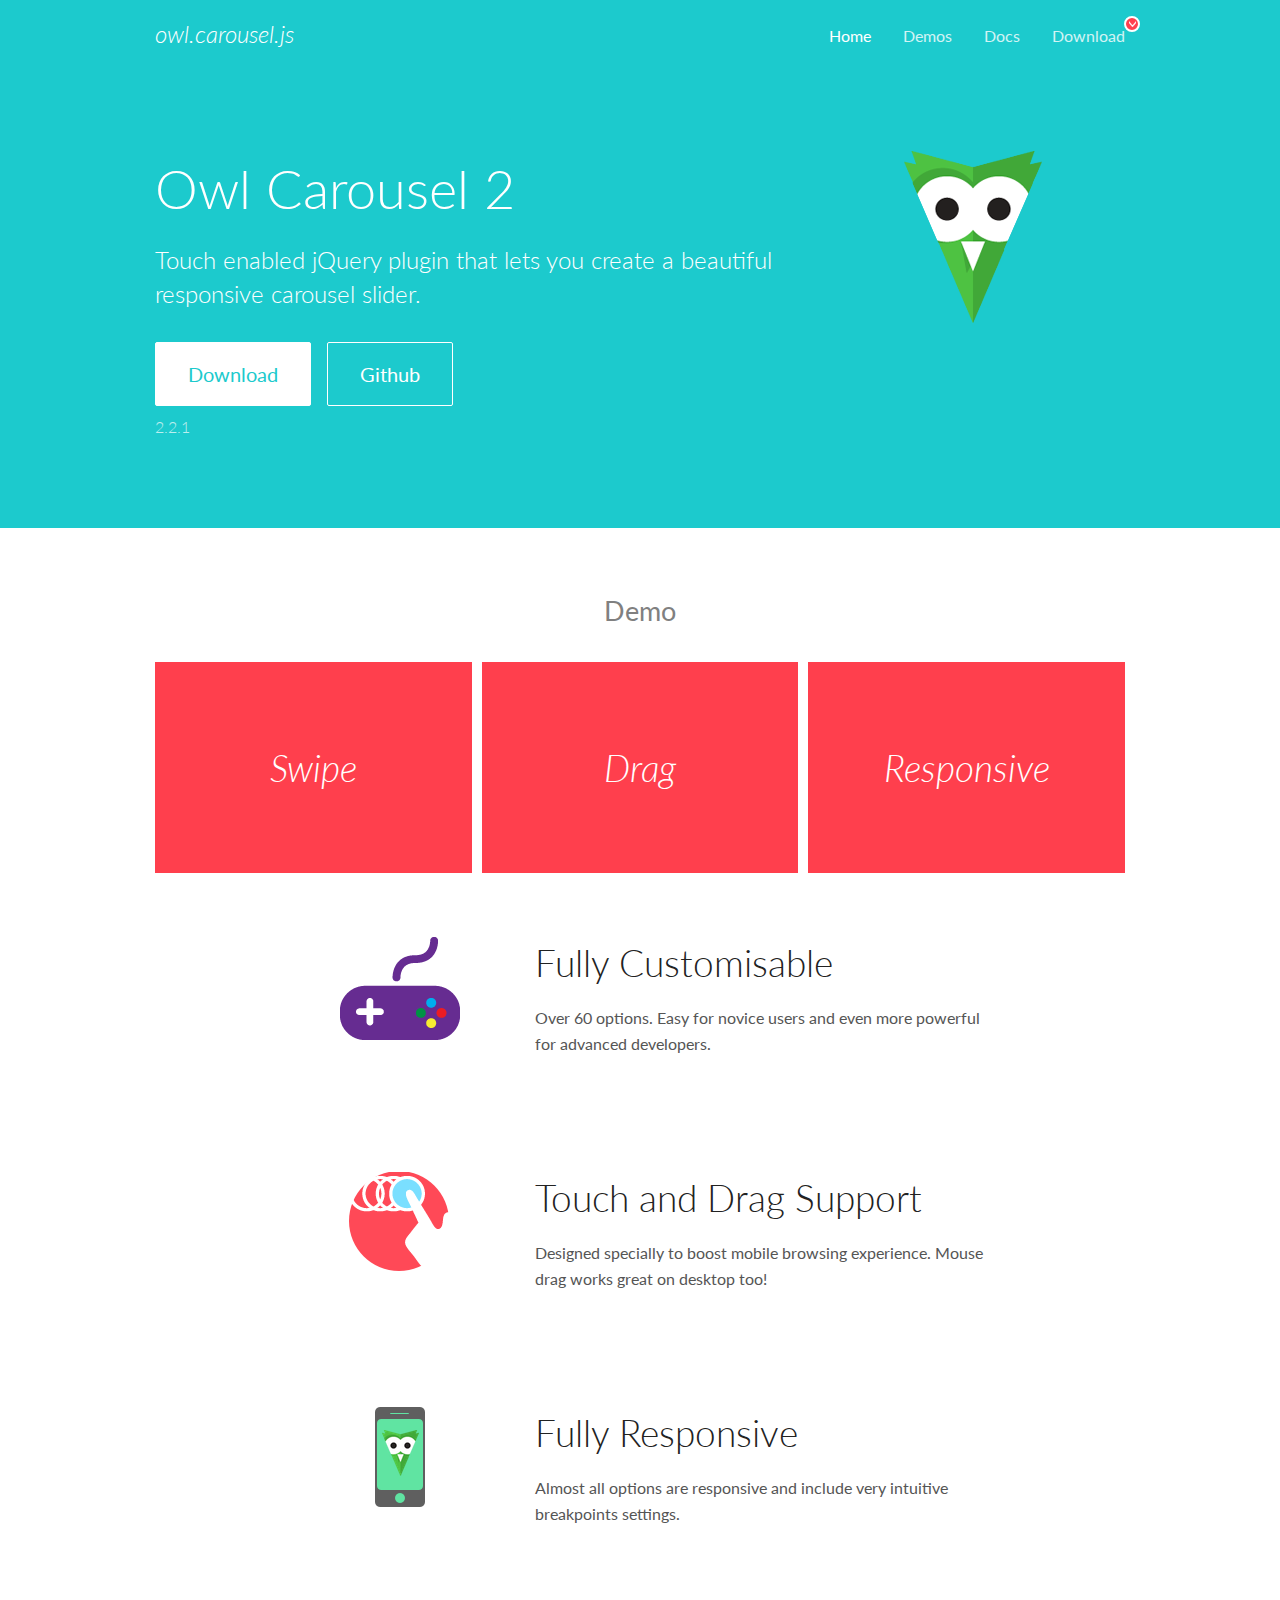
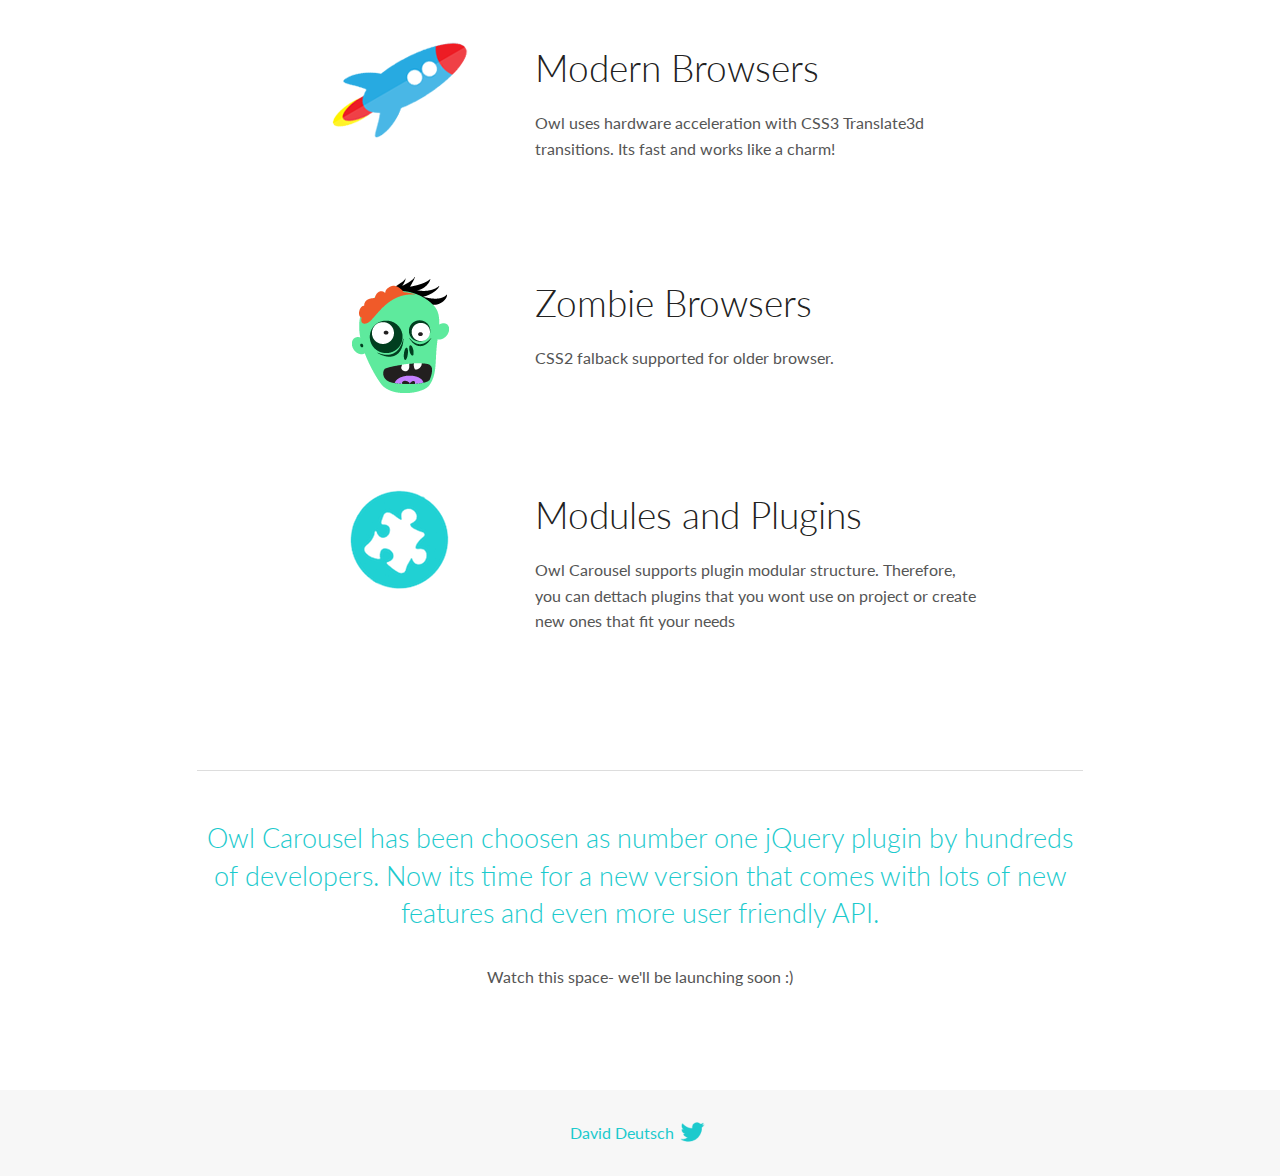
<file: assets/lib/owl.carousel/docs/index.html>
<!DOCTYPE html>
<html lang="en">
  <head>

    <!-- head -->
    <meta charset="utf-8">
    <meta name="msapplication-tap-highlight" content="no" />
    <meta name="viewport" content="width=device-width, initial-scale=1.0" />
    <meta name="description" content="Touch enabled jQuery plugin that lets you create beautiful responsive carousel slider.">
    <meta name="author" content="David Deutsch">
    <title>
      Home | Owl Carousel | 2.2.1
    </title>

    <!-- Stylesheets -->
    <link href='https://fonts.googleapis.com/css?family=Lato:300,400,700,400italic,300italic' rel='stylesheet' type='text/css'>
    <link rel="stylesheet" href="assets/css/docs.theme.min.css">

    <!-- Owl Stylesheets -->
    <link rel="stylesheet" href="assets/owlcarousel/assets/owl.carousel.min.css">
    <link rel="stylesheet" href="assets/owlcarousel/assets/owl.theme.default.min.css">

    <!-- HTML5 shim and Respond.js IE8 support of HTML5 elements and media queries -->

    <!--[if lt IE 9]>
      <script src="https://oss.maxcdn.com/libs/html5shiv/3.7.0/html5shiv.js"></script>
      <script src="https://oss.maxcdn.com/libs/respond.js/1.3.0/respond.min.js"></script>
    <![endif]-->

    <!-- Favicons -->
    <link rel="apple-touch-icon-precomposed" sizes="144x144" href="assets/ico/apple-touch-icon-144-precomposed.png">
    <link rel="shortcut icon" href="assets/ico/favicon.png">
    <link rel="shortcut icon" href="favicon.ico">

    <!-- Yeah i know js should not be in header. Its required for demos.-->

    <!-- javascript -->
    <script src="assets/vendors/jquery.min.js"></script>
    <script src="assets/owlcarousel/owl.carousel.js"></script>
  </head>
  <body>

    <!-- header -->
    <header class="header">
      <div class="row">
        <div class="large-12 columns">
          <div class="brand left">
            <h3>
              <a href="/OwlCarousel2/">owl.carousel.js</a> 
            </h3>
          </div>
          <a id="toggle-nav" class="right">
            <span></span> <span></span> <span></span> 
          </a> 
          <div class="nav-bar">
            <ul class="clearfix">
              <li class="active">
                <a href="/OwlCarousel2/index.html">Home</a> 
              </li>
              <li> <a href="/OwlCarousel2/demos/demos.html">Demos</a>  </li>
              <li> <a href="/OwlCarousel2/docs/started-welcome.html">Docs</a>  </li>
              <li>
                <a href="https://github.com/OwlCarousel2/OwlCarousel2/archive/2.2.1.zip">Download</a> 
                <span class="download"></span> 
              </li>
            </ul>
          </div>
        </div>
      </div>
    </header>

    <!-- home panel -->
    <section id="hero">
      <div class="row">
        <div class="large-8 medium-8 columns">
          <h1>Owl Carousel 2</h1>
          <h4>Touch enabled jQuery plugin that lets you create a beautiful responsive carousel slider.</h4>
          <a href="https://github.com/OwlCarousel2/OwlCarousel2/archive/2.2.1.zip" class="hero-button">Download</a> 
          <a href="https://github.com/OwlCarousel2/OwlCarousel2" class="hero-button outline">Github</a> 
          <p>2.2.1</p>
        </div>
        <div class="large-4 medium-4 columns">
          <img class="owl-logo" src="assets/img/owl-logo.png" alt="mr. Owl">
        </div>
      </div>
    </section>

    <!-- body -->
    <div class="home-demo">
      <div class="row">
        <div class="large-12 columns">
          <h3>Demo</h3>
          <div class="owl-carousel">
            <div class="item">
              <h2>Swipe</h2>
            </div>
            <div class="item">
              <h2>Drag</h2>
            </div>
            <div class="item">
              <h2>Responsive</h2>
            </div>
            <div class="item">
              <h2>CSS3</h2>
            </div>
            <div class="item">
              <h2>Fast</h2>
            </div>
            <div class="item">
              <h2>Easy</h2>
            </div>
            <div class="item">
              <h2>Free</h2>
            </div>
            <div class="item">
              <h2>Upgradable</h2>
            </div>
            <div class="item">
              <h2>Tons of options</h2>
            </div>
            <div class="item">
              <h2>Infinity</h2>
            </div>
            <div class="item">
              <h2>Auto Width</h2>
            </div>
          </div>
        </div>
      </div>
    </div>
    <script>
      var owl = $('.owl-carousel');
      owl.owlCarousel({
        margin: 10,
        loop: true,
        responsive: {
          0: {
            items: 1
          },
          600: {
            items: 2
          },
          1000: {
            items: 3
          }
        }
      })
    </script>

    <!-- features -->
    <div id="features">
      <div class="row">
        <div class="small-12 medium-9 small-centered columns">
          <section class="row feature">
            <div class="medium-4 small-12 columns">
              <img src="assets/img/feature-options.png" alt="">
            </div>
            <div class="medium-8 small-12 columns">
              <h2>Fully Customisable</h2>
              <p>Over 60 options. Easy for novice users and even more powerful for advanced developers.</p>
            </div>
          </section>
          <section class="row feature">
            <div class="medium-4 small-12 columns">
              <img src="assets/img/feature-drag.png" alt="">
            </div>
            <div class="medium-8 small-12 columns">
              <h2>Touch and Drag Support</h2>
              <p>Designed specially to boost mobile browsing experience. Mouse drag works great on desktop too!</p>
            </div>
          </section>
          <section class="row feature">
            <div class="medium-4 small-12 columns">
              <img src="assets/img/feature-responsive.png" alt="">
            </div>
            <div class="medium-8 small-12 columns">
              <h2>Fully Responsive</h2>
              <p>Almost all options are responsive and include very intuitive breakpoints settings.</p>
            </div>
          </section>
          <section class="row feature">
            <div class="medium-4 small-12 columns">
              <img src="assets/img/feature-modern.png" alt="">
            </div>
            <div class="medium-8 small-12 columns">
              <h2>Modern Browsers</h2>
              <p>Owl uses hardware acceleration with CSS3 Translate3d transitions. Its fast and works like a charm! </p>
            </div>
          </section>
          <section class="row feature">
            <div class="medium-4 small-12 columns">
              <img src="assets/img/feature-zombie.png" alt="">
            </div>
            <div class="medium-8 small-12 columns">
              <h2>Zombie Browsers</h2>
              <p>CSS2 falback supported for older browser.</p>
            </div>
          </section>
          <section class="row feature">
            <div class="medium-4 small-12 columns">
              <img src="assets/img/feature-module.png" alt="">
            </div>
            <div class="medium-8 small-12 columns">
              <h2>Modules and Plugins</h2>
              <p>Owl Carousel supports plugin modular structure. Therefore, you can dettach plugins that you wont use on project or create new ones that fit your needs</p>
            </div>
          </section>
        </div>
      </div>
    </div>

    <!-- footer -->
    <section id="teaser-text">
      <div class="row">
        <div class="small-12 medium-11 small-centered columns">
          <hr>
          <h3 id="owl-carousel-has-been-choosen-as-number-one-jquery-plugin-by-hundreds-of-developers-now-its-time-for-a-new-version-that-comes-with-lots-of-new-features-and-even-more-user-friendly-api-">Owl Carousel has been choosen as number one jQuery plugin by hundreds of developers. Now its time for a new version that comes with lots of new features and even more user friendly API.</h3>
          <p>Watch this space- we&#39;ll be launching soon :)</p>
        </div>
      </div>
    </section>

    <!-- footer -->
    <footer class="footer">
      <div class="row">
        <div class="large-12 columns">
          <h5>
            <a href="/OwlCarousel2/docs/support-contact.html">David Deutsch</a> 
            <a id="custom-tweet-button" href="https://twitter.com/share?url=https://github.com/OwlCarousel2/OwlCarousel2&text=Owl Carousel - This is so awesome! " target="_blank"></a> 
          </h5>
        </div>
      </div>
    </footer>

    <!-- vendors -->
    <script src="assets/vendors/highlight.js"></script>
    <script src="assets/js/app.js"></script>
  </body>
</html>
</file>
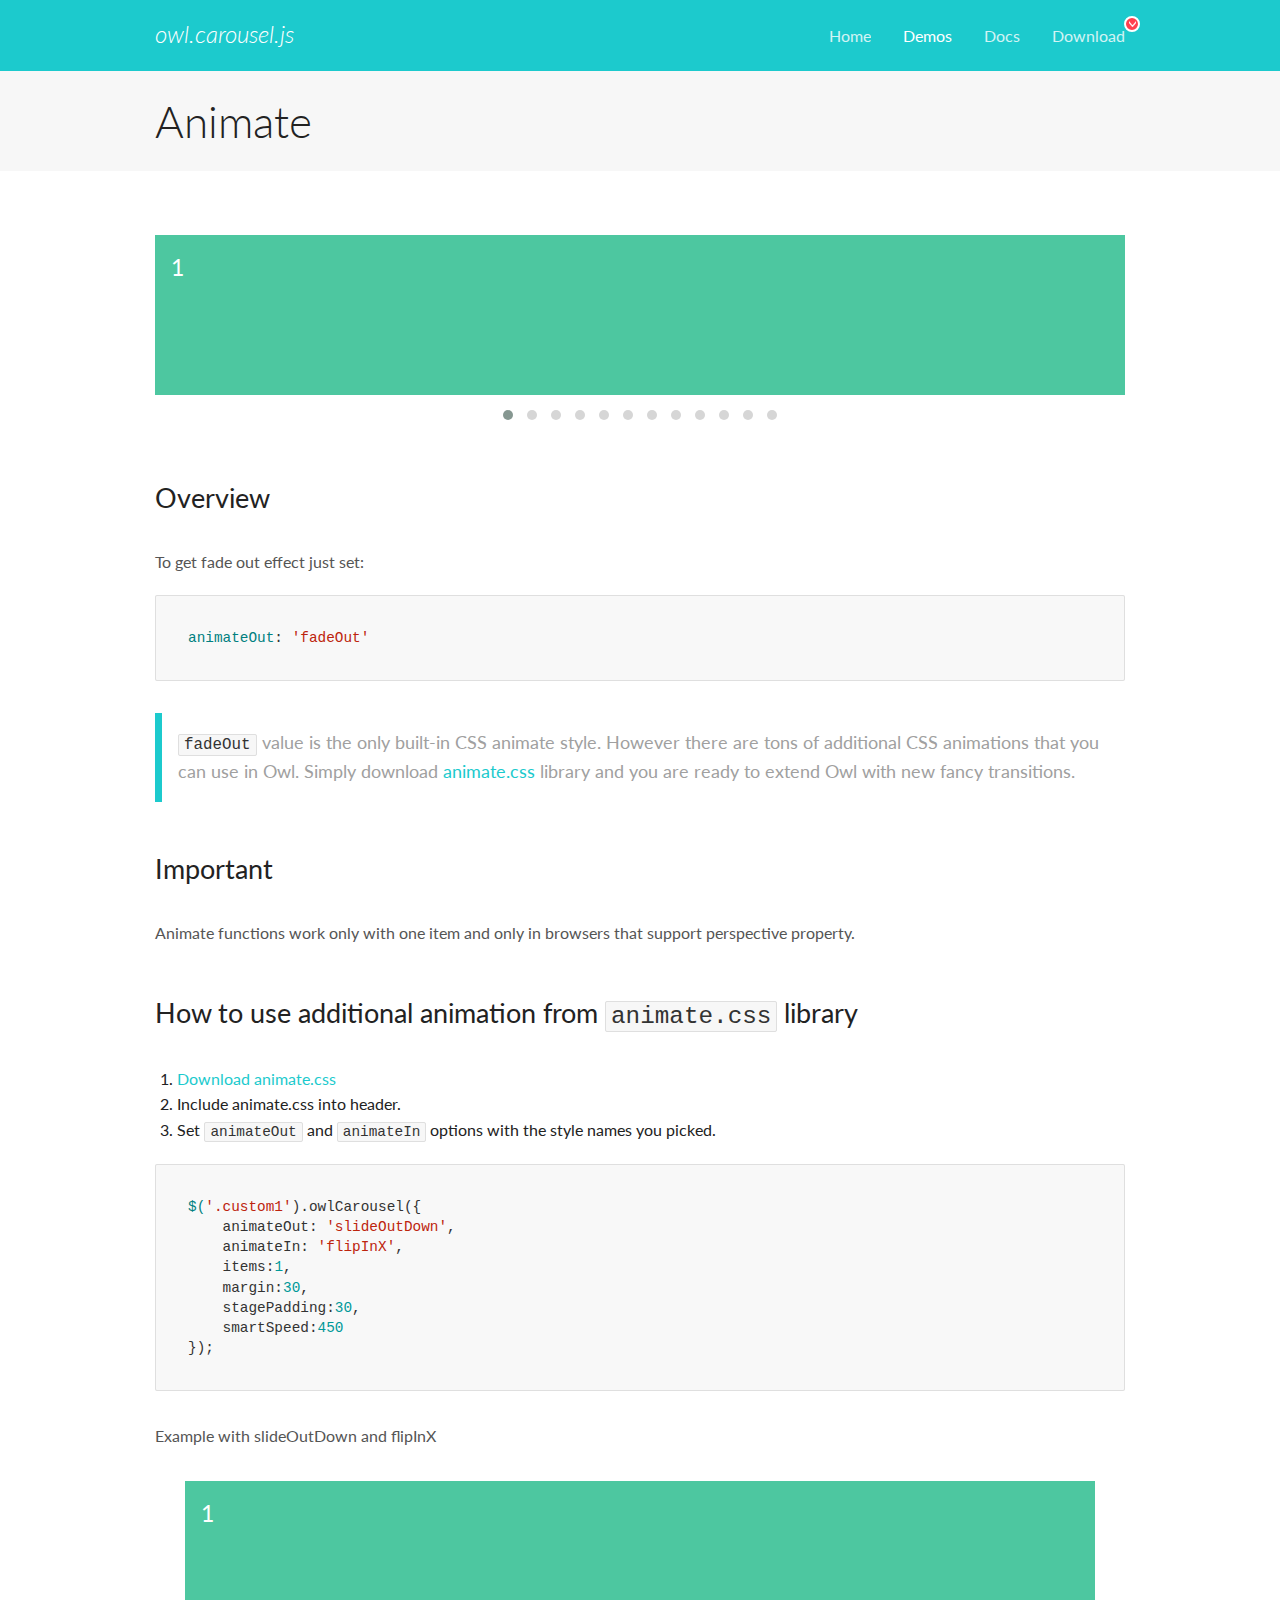
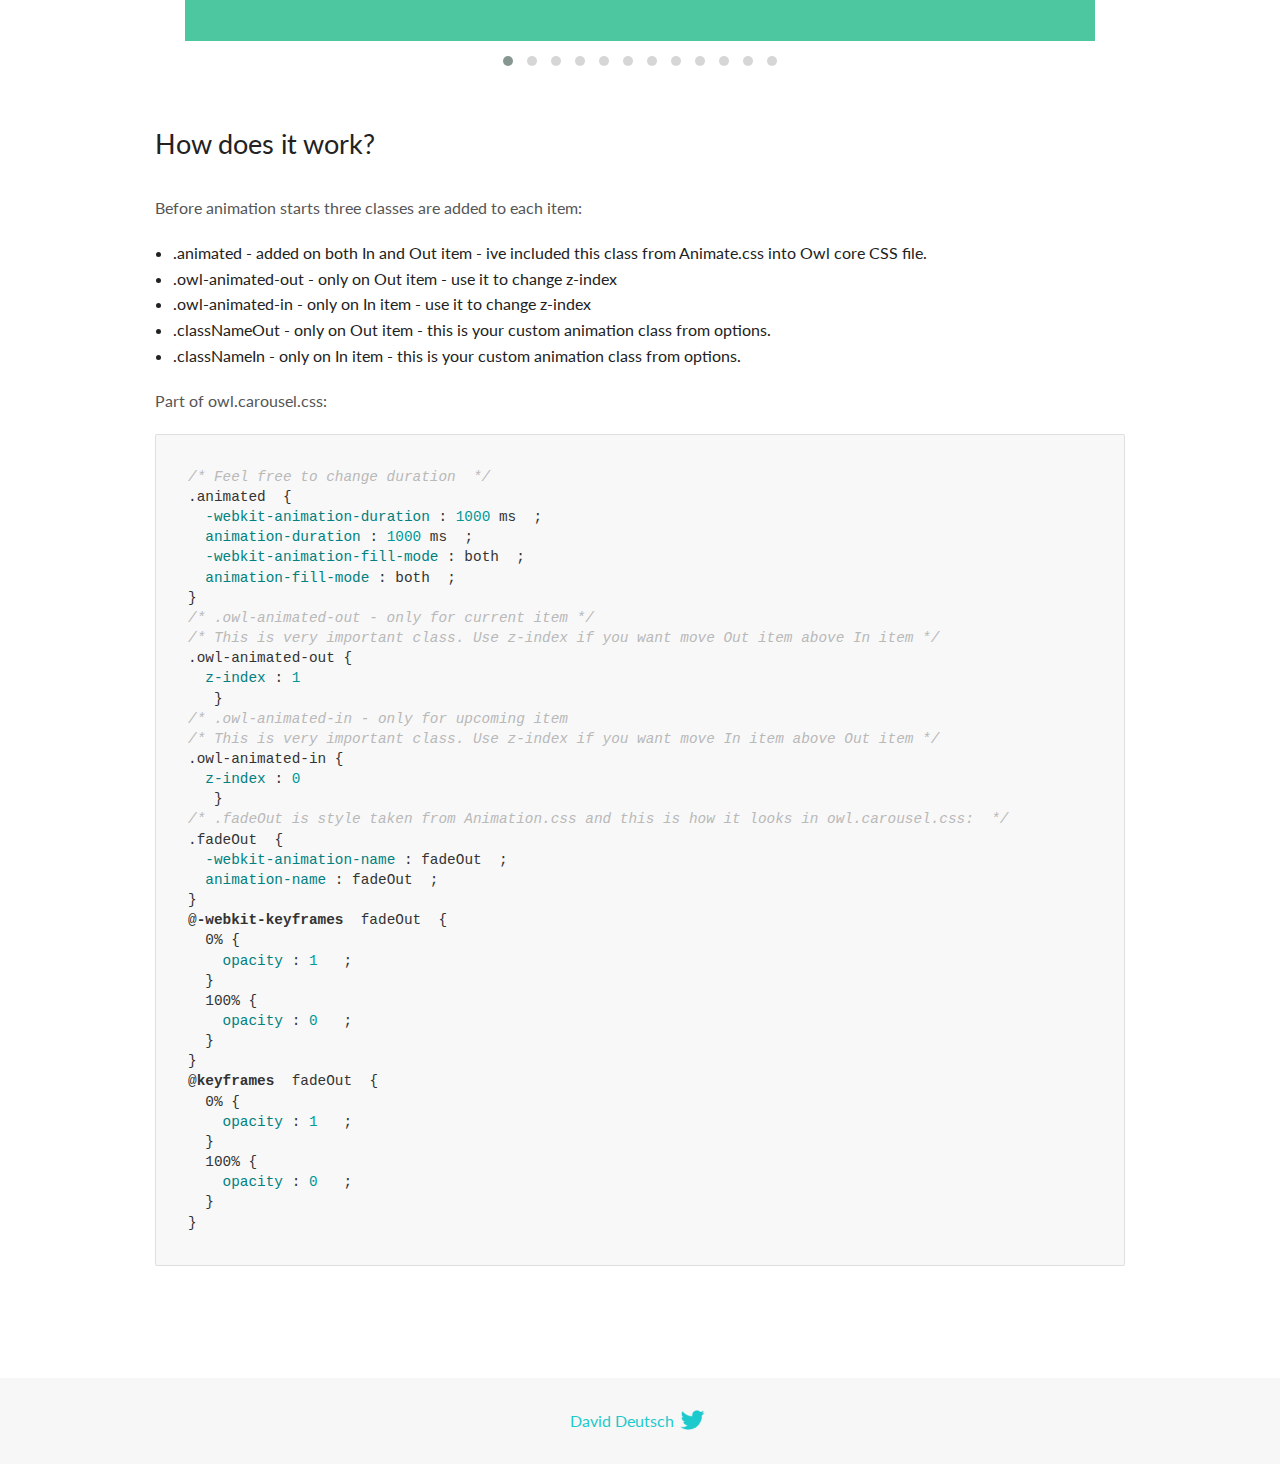
<file: assets/lib/owl.carousel/docs/demos/animate.html>
<!DOCTYPE html>
<html lang="en">
  <head>

    <!-- head -->
    <meta charset="utf-8">
    <meta name="msapplication-tap-highlight" content="no" />
    <meta name="viewport" content="width=device-width, initial-scale=1.0" />
    <meta name="description" content="Animate carousel">
    <meta name="author" content="David Deutsch">
    <title>
      Animate Demo | Owl Carousel | 2.2.1
    </title>

    <!-- Stylesheets -->
    <link href='https://fonts.googleapis.com/css?family=Lato:300,400,700,400italic,300italic' rel='stylesheet' type='text/css'>
    <link rel="stylesheet" href="../assets/css/docs.theme.min.css">

    <!-- Owl Stylesheets -->
    <link rel="stylesheet" href="../assets/owlcarousel/assets/owl.carousel.min.css">
    <link rel="stylesheet" href="../assets/owlcarousel/assets/owl.theme.default.min.css">

    <!-- HTML5 shim and Respond.js IE8 support of HTML5 elements and media queries -->

    <!--[if lt IE 9]>
      <script src="https://oss.maxcdn.com/libs/html5shiv/3.7.0/html5shiv.js"></script>
      <script src="https://oss.maxcdn.com/libs/respond.js/1.3.0/respond.min.js"></script>
    <![endif]-->

    <!-- Favicons -->
    <link rel="apple-touch-icon-precomposed" sizes="144x144" href="../assets/ico/apple-touch-icon-144-precomposed.png">
    <link rel="shortcut icon" href="../assets/ico/favicon.png">
    <link rel="shortcut icon" href="favicon.ico">

    <!-- Yeah i know js should not be in header. Its required for demos.-->

    <!-- javascript -->
    <script src="../assets/vendors/jquery.min.js"></script>
    <script src="../assets/owlcarousel/owl.carousel.js"></script>
  </head>
  <body>

    <!-- header -->
    <header class="header">
      <div class="row">
        <div class="large-12 columns">
          <div class="brand left">
            <h3>
              <a href="/OwlCarousel2/">owl.carousel.js</a> 
            </h3>
          </div>
          <a id="toggle-nav" class="right">
            <span></span> <span></span> <span></span> 
          </a> 
          <div class="nav-bar">
            <ul class="clearfix">
              <li> <a href="/OwlCarousel2/index.html">Home</a>  </li>
              <li class="active">
                <a href="/OwlCarousel2/demos/demos.html">Demos</a> 
              </li>
              <li> <a href="/OwlCarousel2/docs/started-welcome.html">Docs</a>  </li>
              <li>
                <a href="https://github.com/OwlCarousel2/OwlCarousel2/archive/2.2.1.zip">Download</a> 
                <span class="download"></span> 
              </li>
            </ul>
          </div>
        </div>
      </div>
    </header>

    <!-- title -->
    <section class="title">
      <div class="row">
        <div class="large-12 columns">
          <h1>Animate</h1>
        </div>
      </div>
    </section>

    <!--  Demos -->
    <section id="demos">
      <div class="row">
        <div class="large-12 columns">
          <div class="fadeOut owl-carousel owl-theme">
            <div class="item">
              <h4>1</h4>
            </div>
            <div class="item">
              <h4>2</h4>
            </div>
            <div class="item">
              <h4>3</h4>
            </div>
            <div class="item">
              <h4>4</h4>
            </div>
            <div class="item">
              <h4>5</h4>
            </div>
            <div class="item">
              <h4>6</h4>
            </div>
            <div class="item">
              <h4>7</h4>
            </div>
            <div class="item">
              <h4>8</h4>
            </div>
            <div class="item">
              <h4>9</h4>
            </div>
            <div class="item">
              <h4>10</h4>
            </div>
            <div class="item">
              <h4>11</h4>
            </div>
            <div class="item">
              <h4>12</h4>
            </div>
          </div>
          <h3 id="overview">Overview</h3>
          <p>To get fade out effect just set:</p>
          <pre><code>animateOut: &#39;fadeOut&#39;</code></pre>
          <blockquote>
            <p><code>fadeOut</code> value is the only built-in CSS animate style. However there are tons of additional CSS animations that you can use in Owl. Simply download
              <a href="https://daneden.github.io/animate.css/">animate.css</a>  library and you are ready to extend Owl with new fancy transitions.</p>
          </blockquote>
          <h3 id="important">Important</h3>
          <p>Animate functions work only with one item and only in browsers that support perspective property.</p>
          <h3 id="how-to-use-additional-animation-from-animate-css-library">How to use additional animation from <code>animate.css</code> library</h3>
          <ol>
            <li> <a href="https://daneden.github.io/animate.css/">Download animate.css</a>  </li>
            <li>Include animate.css into header.</li>
            <li>Set <code>animateOut</code> and <code>animateIn</code> options with the style names you picked.</li>
          </ol>
          <pre><code>$(&#39;.custom1&#39;).owlCarousel({
    animateOut: &#39;slideOutDown&#39;,
    animateIn: &#39;flipInX&#39;,
    items:1,
    margin:30,
    stagePadding:30,
    smartSpeed:450
});</code></pre>
          <p>Example with slideOutDown and flipInX</p>
          <div class="custom1 owl-carousel owl-theme">
            <div class="item">
              <h4>1</h4>
            </div>
            <div class="item">
              <h4>2</h4>
            </div>
            <div class="item">
              <h4>3</h4>
            </div>
            <div class="item">
              <h4>4</h4>
            </div>
            <div class="item">
              <h4>5</h4>
            </div>
            <div class="item">
              <h4>6</h4>
            </div>
            <div class="item">
              <h4>7</h4>
            </div>
            <div class="item">
              <h4>8</h4>
            </div>
            <div class="item">
              <h4>9</h4>
            </div>
            <div class="item">
              <h4>10</h4>
            </div>
            <div class="item">
              <h4>11</h4>
            </div>
            <div class="item">
              <h4>12</h4>
            </div>
          </div>
          <h3 id="how-does-it-work-">How does it work?</h3>
          <p>Before animation starts three classes are added to each item:</p>
          <ul>
            <li>.animated - added on both In and Out item - ive included this class from Animate.css into Owl core CSS file.</li>
            <li>.owl-animated-out - only on Out item - use it to change z-index</li>
            <li>.owl-animated-in - only on In item - use it to change z-index</li>
            <li>.classNameOut - only on Out item - this is your custom animation class from options.</li>
            <li>.classNameIn - only on In item - this is your custom animation class from options.</li>
          </ul>
          <p>Part of owl.carousel.css:</p>
          <pre><code class="language-css"><span class="comment">/* Feel free to change duration  */</span> 
<span class="class">.animated</span>  <span class="rules">{
  <span class="rule"><span class="attribute">-webkit-animation-duration</span> :<span class="value"> <span class="number">1000</span> ms</span> </span> ;
  <span class="rule"><span class="attribute">animation-duration</span> :<span class="value"> <span class="number">1000</span> ms</span> </span> ;
  <span class="rule"><span class="attribute">-webkit-animation-fill-mode</span> :<span class="value"> both</span> </span> ;
  <span class="rule"><span class="attribute">animation-fill-mode</span> :<span class="value"> both</span> </span> ;
<span class="rule">}</span> </span> 
<span class="comment">/* .owl-animated-out - only for current item */</span> 
<span class="comment">/* This is very important class. Use z-index if you want move Out item above In item */</span> 
<span class="class">.owl-animated-out</span> <span class="rules">{
  <span class="rule"><span class="attribute">z-index</span> :<span class="value"> <span class="number">1</span> 
</span> </span> </span> }
<span class="comment">/* .owl-animated-in - only for upcoming item
/* This is very important class. Use z-index if you want move In item above Out item */</span> 
<span class="class">.owl-animated-in</span> <span class="rules">{
  <span class="rule"><span class="attribute">z-index</span> :<span class="value"> <span class="number">0</span> 
</span> </span> </span> }
<span class="comment">/* .fadeOut is style taken from Animation.css and this is how it looks in owl.carousel.css:  */</span> 
<span class="class">.fadeOut</span>  <span class="rules">{
  <span class="rule"><span class="attribute">-webkit-animation-name</span> :<span class="value"> fadeOut</span> </span> ;
  <span class="rule"><span class="attribute">animation-name</span> :<span class="value"> fadeOut</span> </span> ;
<span class="rule">}</span> </span> 
<span class="at_rule">@<span class="keyword">-webkit-keyframes</span>  fadeOut </span> {
  0% <span class="rules">{
    <span class="rule"><span class="attribute">opacity</span> :<span class="value"> <span class="number">1</span> </span> </span> ;
  <span class="rule">}</span> </span> 
  100% <span class="rules">{
    <span class="rule"><span class="attribute">opacity</span> :<span class="value"> <span class="number">0</span> </span> </span> ;
  <span class="rule">}</span> </span> 
}
<span class="at_rule">@<span class="keyword">keyframes</span>  fadeOut </span> {
  0% <span class="rules">{
    <span class="rule"><span class="attribute">opacity</span> :<span class="value"> <span class="number">1</span> </span> </span> ;
  <span class="rule">}</span> </span> 
  100% <span class="rules">{
    <span class="rule"><span class="attribute">opacity</span> :<span class="value"> <span class="number">0</span> </span> </span> ;
  <span class="rule">}</span> </span> 
}</code></pre>
          <link rel="stylesheet" href="../assets/css/animate.css">
          <script>
            jQuery(document).ready(function($) {
              $('.fadeOut').owlCarousel({
                items: 1,
                animateOut: 'fadeOut',
                loop: true,
                margin: 10,
              });
              $('.custom1').owlCarousel({
                animateOut: 'slideOutDown',
                animateIn: 'flipInX',
                items: 1,
                margin: 30,
                stagePadding: 30,
                smartSpeed: 450
              });
            });
          </script>
        </div>
      </div>
    </section>

    <!-- footer -->
    <footer class="footer">
      <div class="row">
        <div class="large-12 columns">
          <h5>
            <a href="/OwlCarousel2/docs/support-contact.html">David Deutsch</a> 
            <a id="custom-tweet-button" href="https://twitter.com/share?url=https://github.com/OwlCarousel2/OwlCarousel2&text=Owl Carousel - This is so awesome! " target="_blank"></a> 
          </h5>
        </div>
      </div>
    </footer>

    <!-- vendors -->
    <script src="../assets/vendors/highlight.js"></script>
    <script src="../assets/js/app.js"></script>
  </body>
</html>
</file>
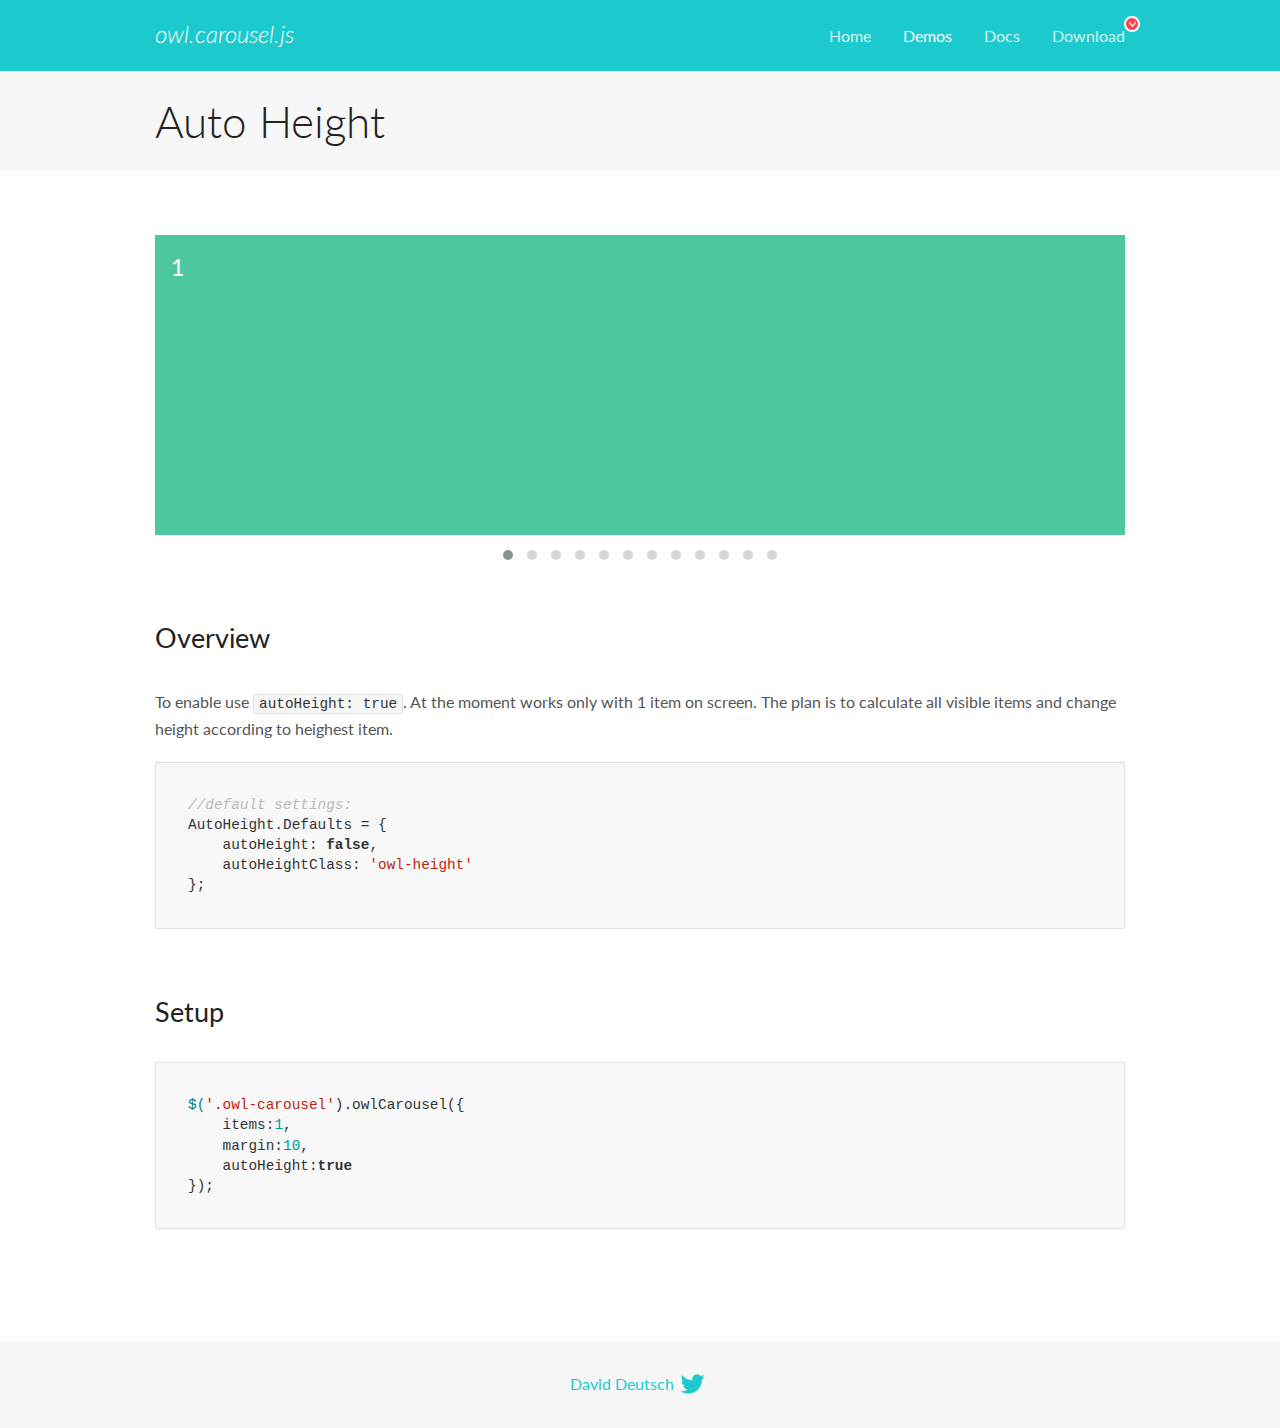
<file: assets/lib/owl.carousel/docs/demos/autoheight.html>
<!DOCTYPE html>
<html lang="en">
  <head>

    <!-- head -->
    <meta charset="utf-8">
    <meta name="msapplication-tap-highlight" content="no" />
    <meta name="viewport" content="width=device-width, initial-scale=1.0" />
    <meta name="description" content="autoHeight usage demo">
    <meta name="author" content="David Deutsch">
    <title>
      Auto Height Demo | Owl Carousel | 2.2.1
    </title>

    <!-- Stylesheets -->
    <link href='https://fonts.googleapis.com/css?family=Lato:300,400,700,400italic,300italic' rel='stylesheet' type='text/css'>
    <link rel="stylesheet" href="../assets/css/docs.theme.min.css">

    <!-- Owl Stylesheets -->
    <link rel="stylesheet" href="../assets/owlcarousel/assets/owl.carousel.min.css">
    <link rel="stylesheet" href="../assets/owlcarousel/assets/owl.theme.default.min.css">

    <!-- HTML5 shim and Respond.js IE8 support of HTML5 elements and media queries -->

    <!--[if lt IE 9]>
      <script src="https://oss.maxcdn.com/libs/html5shiv/3.7.0/html5shiv.js"></script>
      <script src="https://oss.maxcdn.com/libs/respond.js/1.3.0/respond.min.js"></script>
    <![endif]-->

    <!-- Favicons -->
    <link rel="apple-touch-icon-precomposed" sizes="144x144" href="../assets/ico/apple-touch-icon-144-precomposed.png">
    <link rel="shortcut icon" href="../assets/ico/favicon.png">
    <link rel="shortcut icon" href="favicon.ico">

    <!-- Yeah i know js should not be in header. Its required for demos.-->

    <!-- javascript -->
    <script src="../assets/vendors/jquery.min.js"></script>
    <script src="../assets/owlcarousel/owl.carousel.js"></script>
  </head>
  <body>

    <!-- header -->
    <header class="header">
      <div class="row">
        <div class="large-12 columns">
          <div class="brand left">
            <h3>
              <a href="/OwlCarousel2/">owl.carousel.js</a> 
            </h3>
          </div>
          <a id="toggle-nav" class="right">
            <span></span> <span></span> <span></span> 
          </a> 
          <div class="nav-bar">
            <ul class="clearfix">
              <li> <a href="/OwlCarousel2/index.html">Home</a>  </li>
              <li class="active">
                <a href="/OwlCarousel2/demos/demos.html">Demos</a> 
              </li>
              <li> <a href="/OwlCarousel2/docs/started-welcome.html">Docs</a>  </li>
              <li>
                <a href="https://github.com/OwlCarousel2/OwlCarousel2/archive/2.2.1.zip">Download</a> 
                <span class="download"></span> 
              </li>
            </ul>
          </div>
        </div>
      </div>
    </header>

    <!-- title -->
    <section class="title">
      <div class="row">
        <div class="large-12 columns">
          <h1>Auto Height</h1>
        </div>
      </div>
    </section>

    <!--  Demos -->
    <section id="demos">
      <div class="row">
        <div class="large-12 columns">
          <div class="owl-carousel owl-theme">
            <div class="item" style="height:300px">
              <h4>1</h4>
            </div>
            <div class="item" style="height:100px">
              <h4>2</h4>
            </div>
            <div class="item" style="height:500px">
              <h4>3</h4>
            </div>
            <div class="item" style="height:250px">
              <h4>4</h4>
            </div>
            <div class="item" style="height:400px">
              <h4>5</h4>
            </div>
            <div class="item" style="height:500px">
              <h4>6</h4>
            </div>
            <div class="item" style="height:600px">
              <h4>7</h4>
            </div>
            <div class="item" style="height:400px">
              <h4>8</h4>
            </div>
            <div class="item" style="height:300px">
              <h4>9</h4>
            </div>
            <div class="item" style="height:350px">
              <h4>10</h4>
            </div>
            <div class="item" style="height:200px">
              <h4>11</h4>
            </div>
            <div class="item" style="height:150px">
              <h4>12</h4>
            </div>
          </div>
          <h3 id="overview">Overview</h3>
          <p>To enable use <code>autoHeight: true</code>. At the moment works only with 1 item on screen. The plan is to calculate all visible items and change height according to heighest item.</p>
          <pre><code>//default settings:
AutoHeight.Defaults = {
    autoHeight: false,
    autoHeightClass: &#39;owl-height&#39;
};</code></pre>
          <h3 id="setup">Setup</h3>
          <pre><code>$(&#39;.owl-carousel&#39;).owlCarousel({
    items:1,
    margin:10,
    autoHeight:true
});</code></pre>
          <script>
            $(document).ready(function() {
              $('.owl-carousel').owlCarousel({
                items: 1,
                margin: 10,
                autoHeight: true
              });
            })
          </script>
        </div>
      </div>
    </section>

    <!-- footer -->
    <footer class="footer">
      <div class="row">
        <div class="large-12 columns">
          <h5>
            <a href="/OwlCarousel2/docs/support-contact.html">David Deutsch</a> 
            <a id="custom-tweet-button" href="https://twitter.com/share?url=https://github.com/OwlCarousel2/OwlCarousel2&text=Owl Carousel - This is so awesome! " target="_blank"></a> 
          </h5>
        </div>
      </div>
    </footer>

    <!-- vendors -->
    <script src="../assets/vendors/highlight.js"></script>
    <script src="../assets/js/app.js"></script>
  </body>
</html>
</file>
